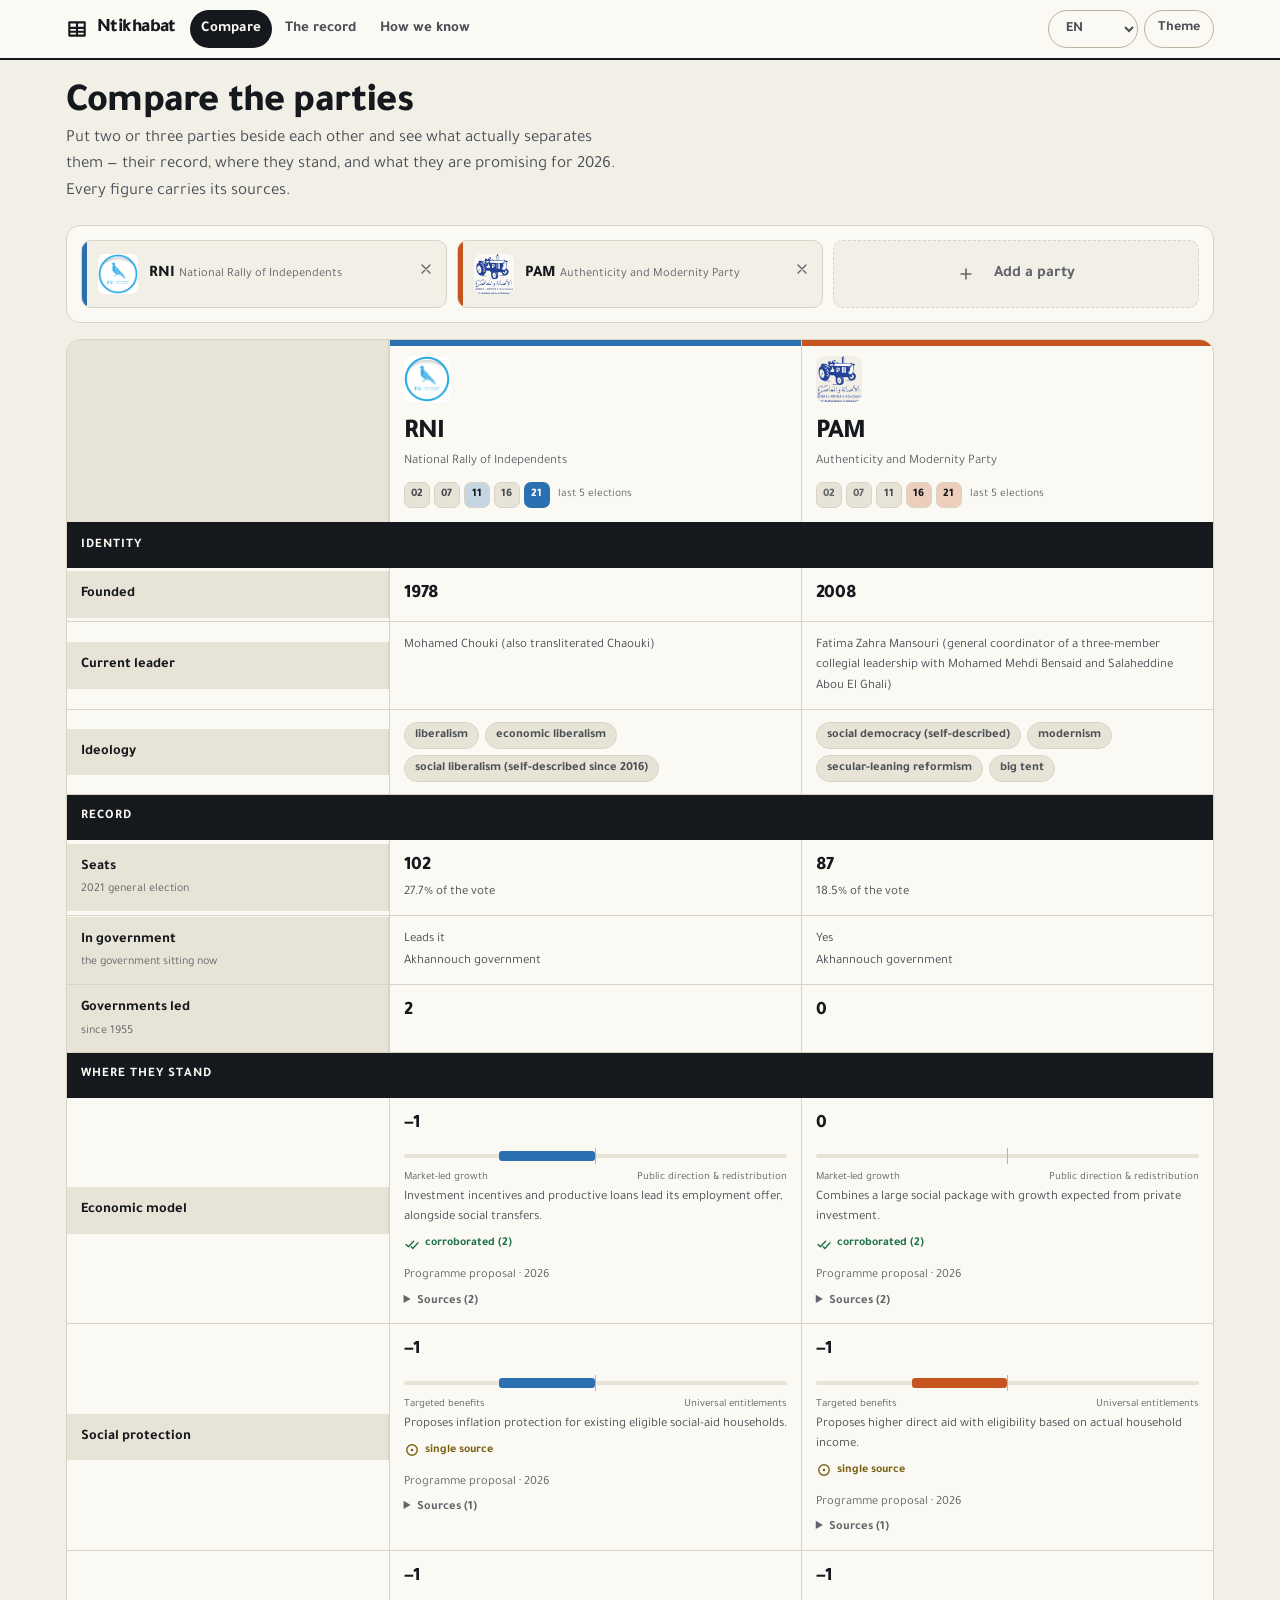
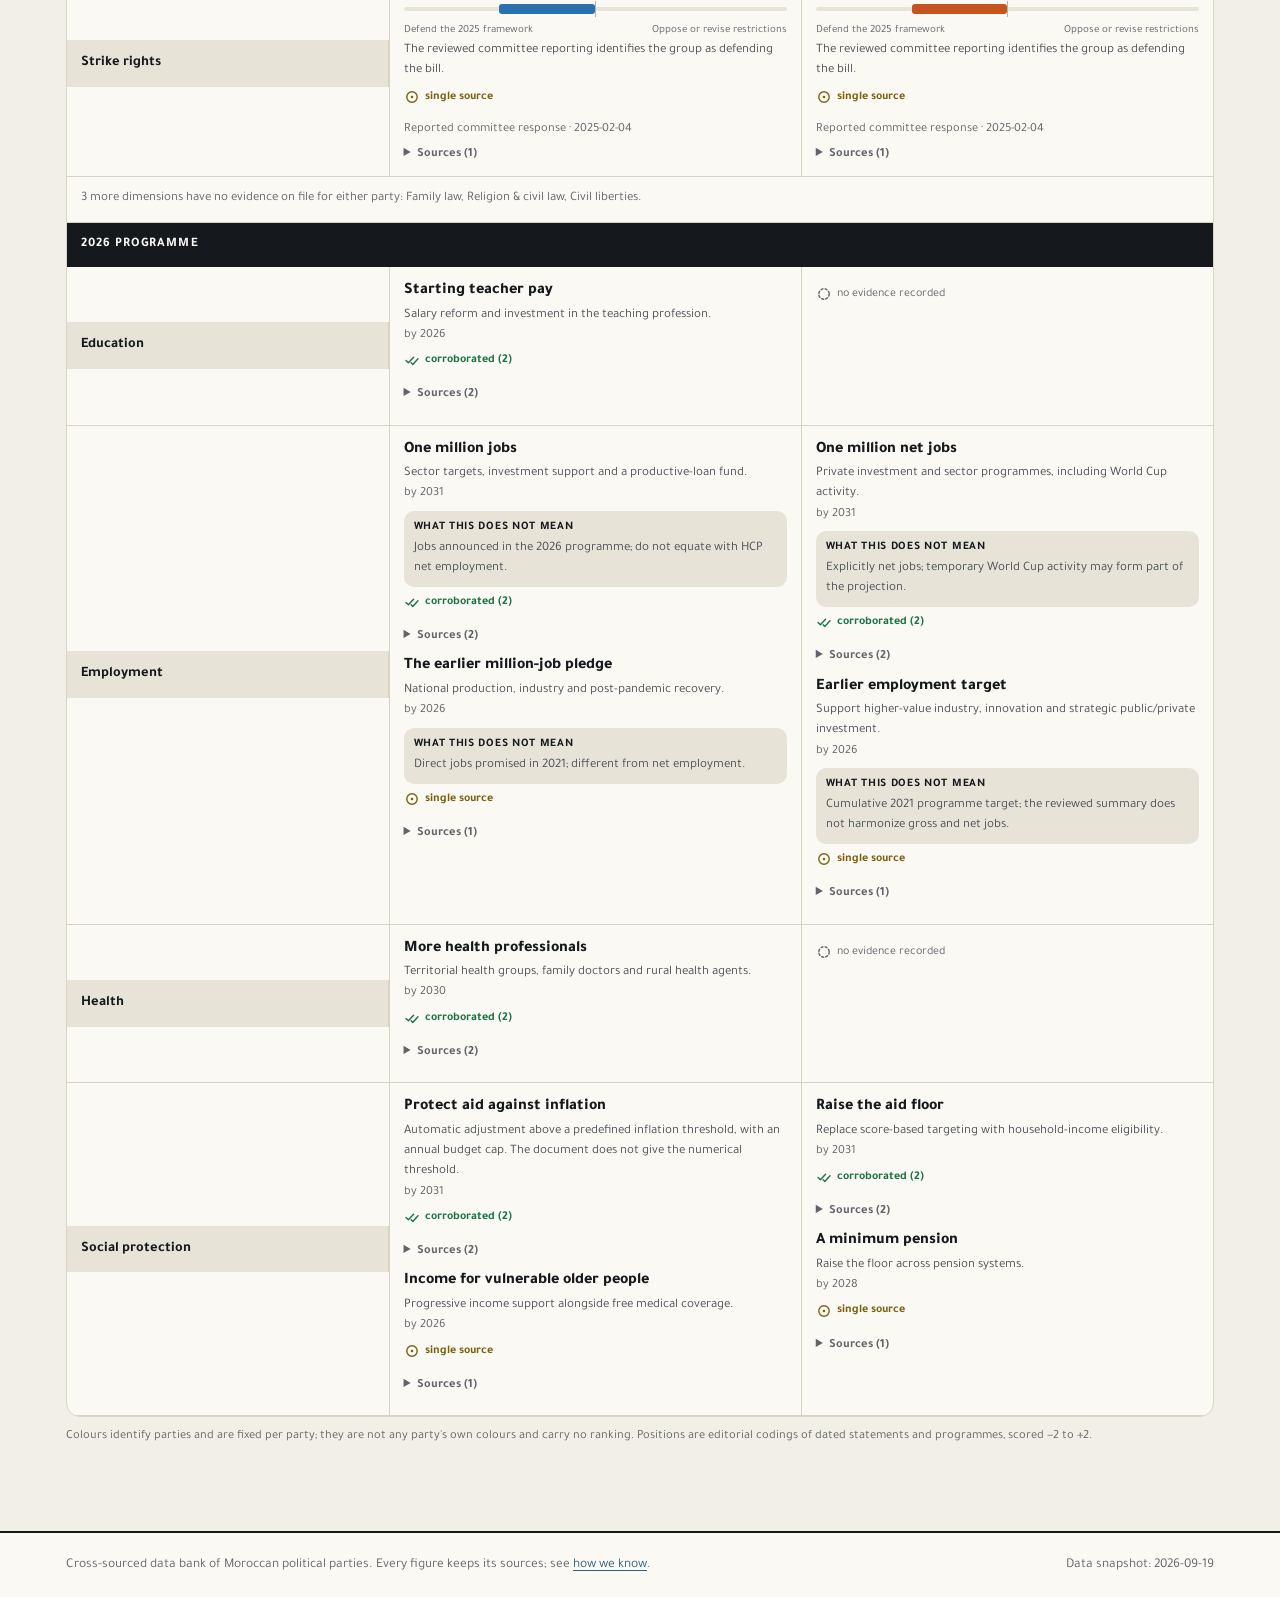
<file: site/index.html>
<!DOCTYPE html>
<html lang="en">
<head>
<meta charset="utf-8">
<meta name="viewport" content="width=device-width, initial-scale=1">
<title>Compare parties — Ntikhabat</title>
<meta name="description" content="Put Moroccan political parties side by side: their record, where they stand, and what they promise for 2026 — with the sources for every figure.">
<link rel="preload" href="assets/fonts/tajawal-latin-700.woff2" as="font" type="font/woff2" crossorigin>
<link rel="preload" href="assets/fonts/tajawal-arabic-700.woff2" as="font" type="font/woff2" crossorigin>
<link rel="stylesheet" href="assets/style.css">
<script src="data.js"></script>
<script src="assets/i18n/fr.js"></script>
<script src="assets/i18n/ary.js"></script>
<script src="assets/app.js" defer></script>
<script src="assets/i18n.js" defer></script>
</head>
<body data-page="compare">
<a class="skip" href="#main">Skip to content</a>
<header class="top"><div class="wrap">
  <a class="brand" href="index.html">
    <svg viewBox="0 0 20 20" width="22" height="22" fill="none" stroke="currentColor" stroke-width="1.9" stroke-linecap="round" aria-hidden="true"><path d="M3 4h14M3 4v12M10 4v12M17 4v12M3 16h14M3 9h14M3 12.5h14"/></svg>
    Ntikhabat</a>
  <nav aria-label="Main">
    <a href="index.html" data-page="compare">Compare</a>
    <a href="record.html" data-page="record">The record</a>
    <a href="methodology.html" data-page="method">How we know</a>
  </nav>
  <div class="top-tools">
    <select class="select" id="language-select" aria-label="Language">
      <option value="en">EN</option>
      <option value="fr">FR</option>
      <option value="ary">الدارجة</option>
    </select>
    <button class="btn" id="theme-toggle" type="button">Theme</button>
  </div>
</div></header>
<main id="main"><div class="wrap">
<h1>Compare the parties</h1>
<p class="lede">Put two or three parties beside each other and see what actually separates them — their record, where they stand, and what they are promising for 2026. Every figure carries its sources.</p>
<div id="compare" style="margin-block-start:20px"></div>
</div></main>
<footer><div class="wrap">
  <span>Cross-sourced data bank of Moroccan political parties. Every figure keeps its sources; see <a href="methodology.html">how we know</a>.</span>
  <span>Data snapshot: <span id="generated" class="num"></span></span>
</div></footer>
</body>
</html>
</file>
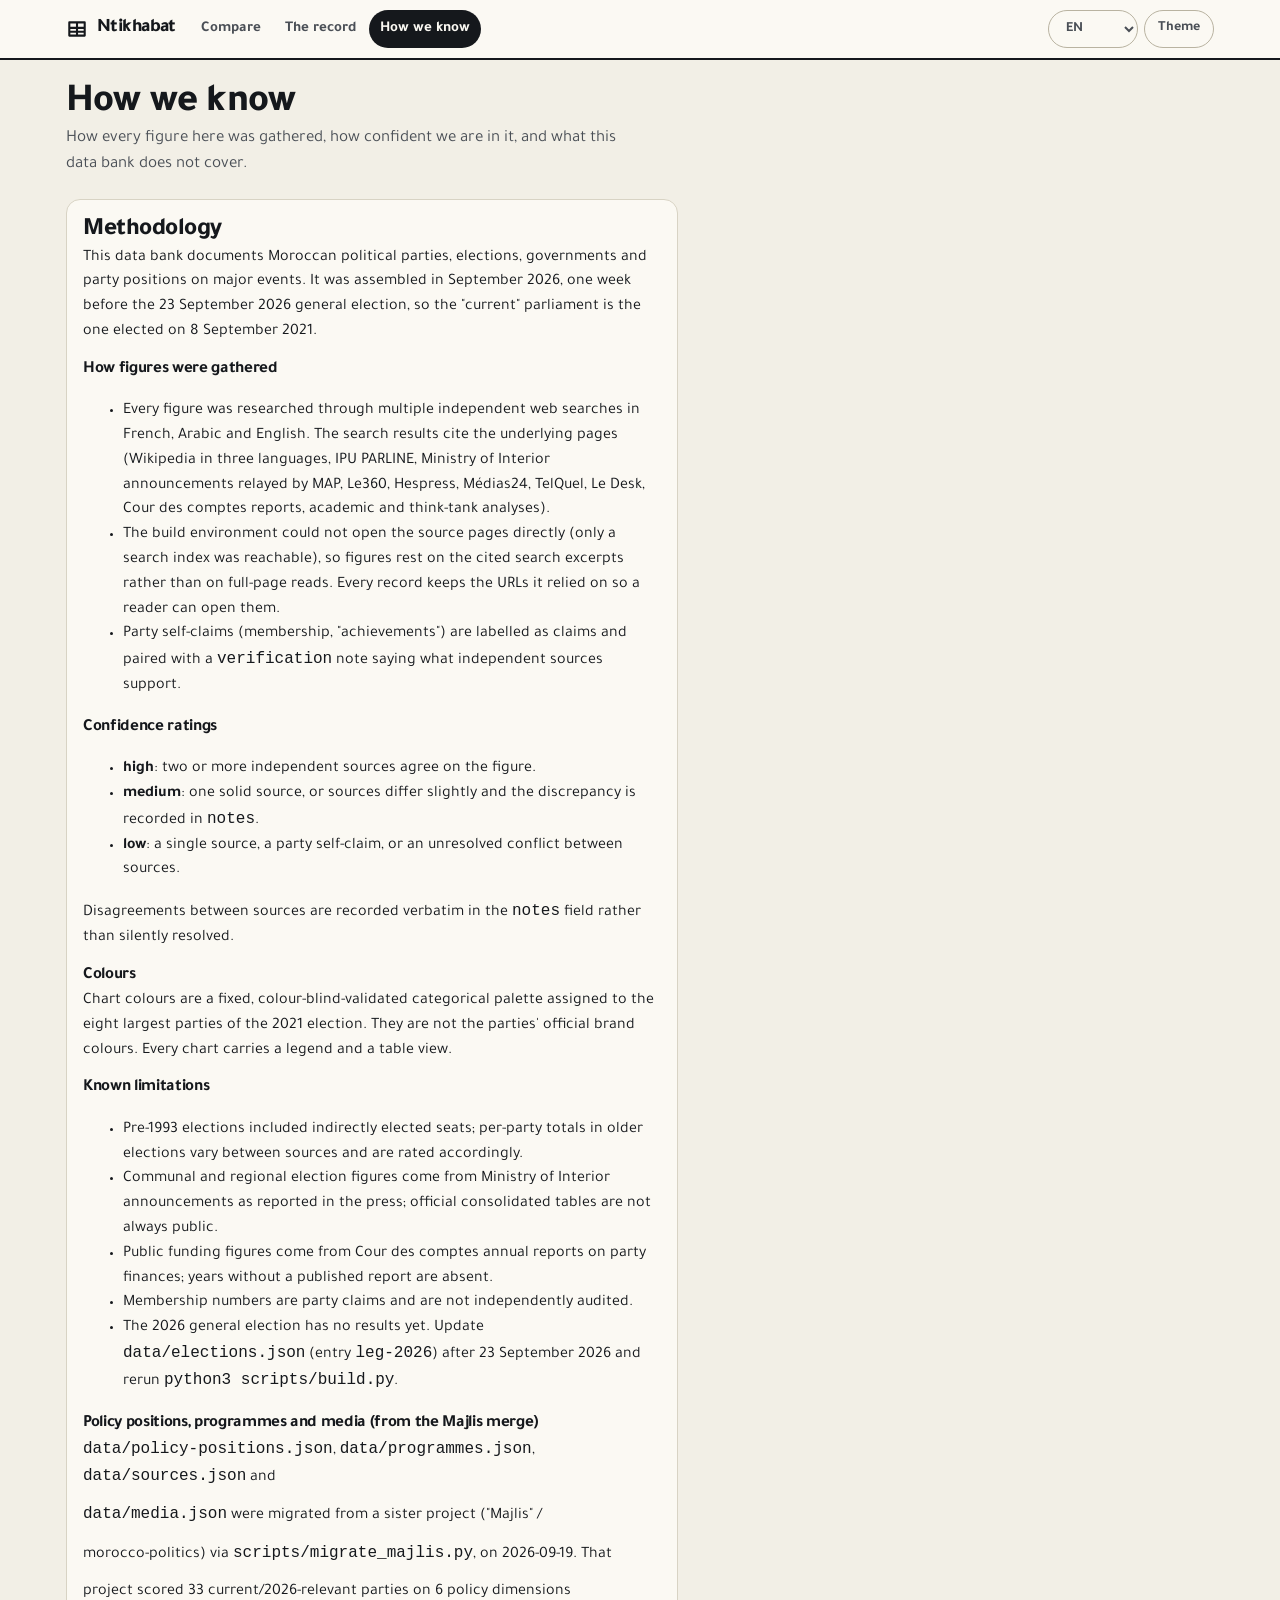
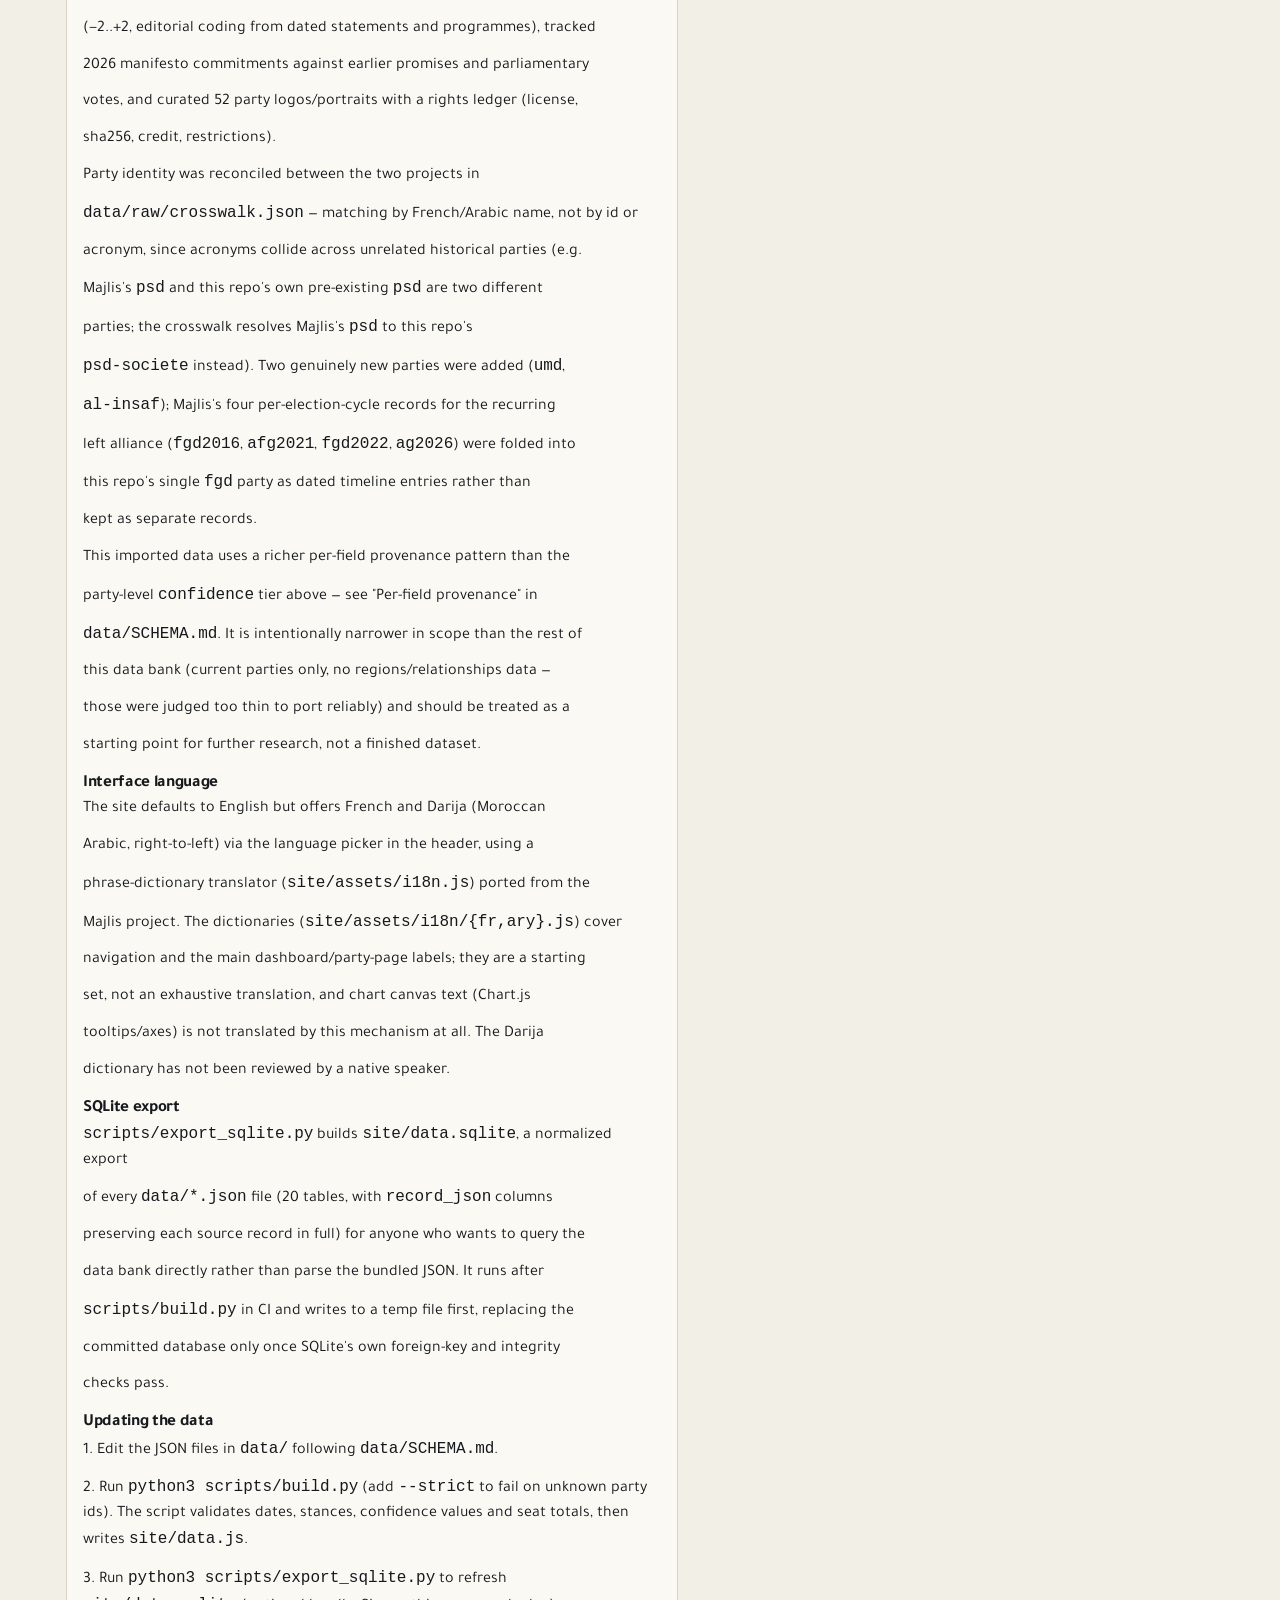
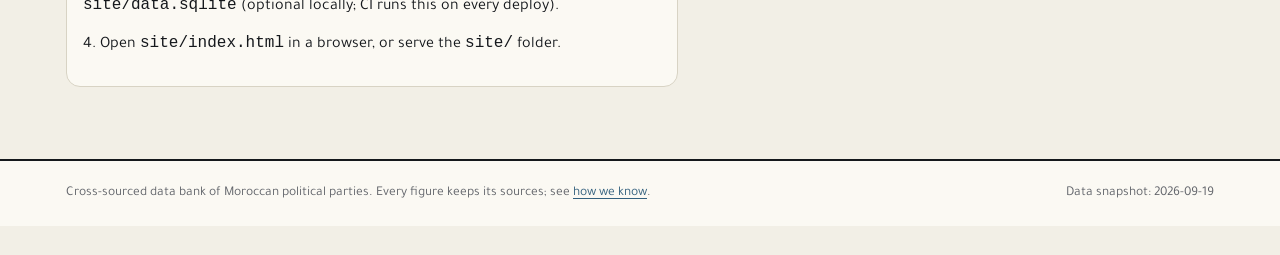
<file: site/methodology.html>
<!DOCTYPE html>
<html lang="en">
<head>
<meta charset="utf-8">
<meta name="viewport" content="width=device-width, initial-scale=1">
<title>How we know — Ntikhabat</title>
<meta name="description" content="How every figure in Ntikhabat was gathered, rated and sourced, and what its limits are.">
<link rel="preload" href="assets/fonts/tajawal-latin-700.woff2" as="font" type="font/woff2" crossorigin>
<link rel="preload" href="assets/fonts/tajawal-arabic-700.woff2" as="font" type="font/woff2" crossorigin>
<link rel="stylesheet" href="assets/style.css">
<script src="data.js"></script>
<script src="assets/i18n/fr.js"></script>
<script src="assets/i18n/ary.js"></script>
<script src="assets/app.js" defer></script>
<script src="assets/i18n.js" defer></script>
</head>
<body data-page="method">
<a class="skip" href="#main">Skip to content</a>
<header class="top"><div class="wrap">
  <a class="brand" href="index.html">
    <svg viewBox="0 0 20 20" width="22" height="22" fill="none" stroke="currentColor" stroke-width="1.9" stroke-linecap="round" aria-hidden="true"><path d="M3 4h14M3 4v12M10 4v12M17 4v12M3 16h14M3 9h14M3 12.5h14"/></svg>
    Ntikhabat</a>
  <nav aria-label="Main">
    <a href="index.html" data-page="compare">Compare</a>
    <a href="record.html" data-page="record">The record</a>
    <a href="methodology.html" data-page="method">How we know</a>
  </nav>
  <div class="top-tools">
    <select class="select" id="language-select" aria-label="Language">
      <option value="en">EN</option>
      <option value="fr">FR</option>
      <option value="ary">الدارجة</option>
    </select>
    <button class="btn" id="theme-toggle" type="button">Theme</button>
  </div>
</div></header>
<main id="main"><div class="wrap">
<h1>How we know</h1>
<p class="lede">How every figure here was gathered, how confident we are in it, and what this data bank does not cover.</p>
<div id="method" style="margin-block-start:20px"></div>
</div></main>
<footer><div class="wrap">
  <span>Cross-sourced data bank of Moroccan political parties. Every figure keeps its sources; see <a href="methodology.html">how we know</a>.</span>
  <span>Data snapshot: <span id="generated" class="num"></span></span>
</div></footer>
</body>
</html>
</file>
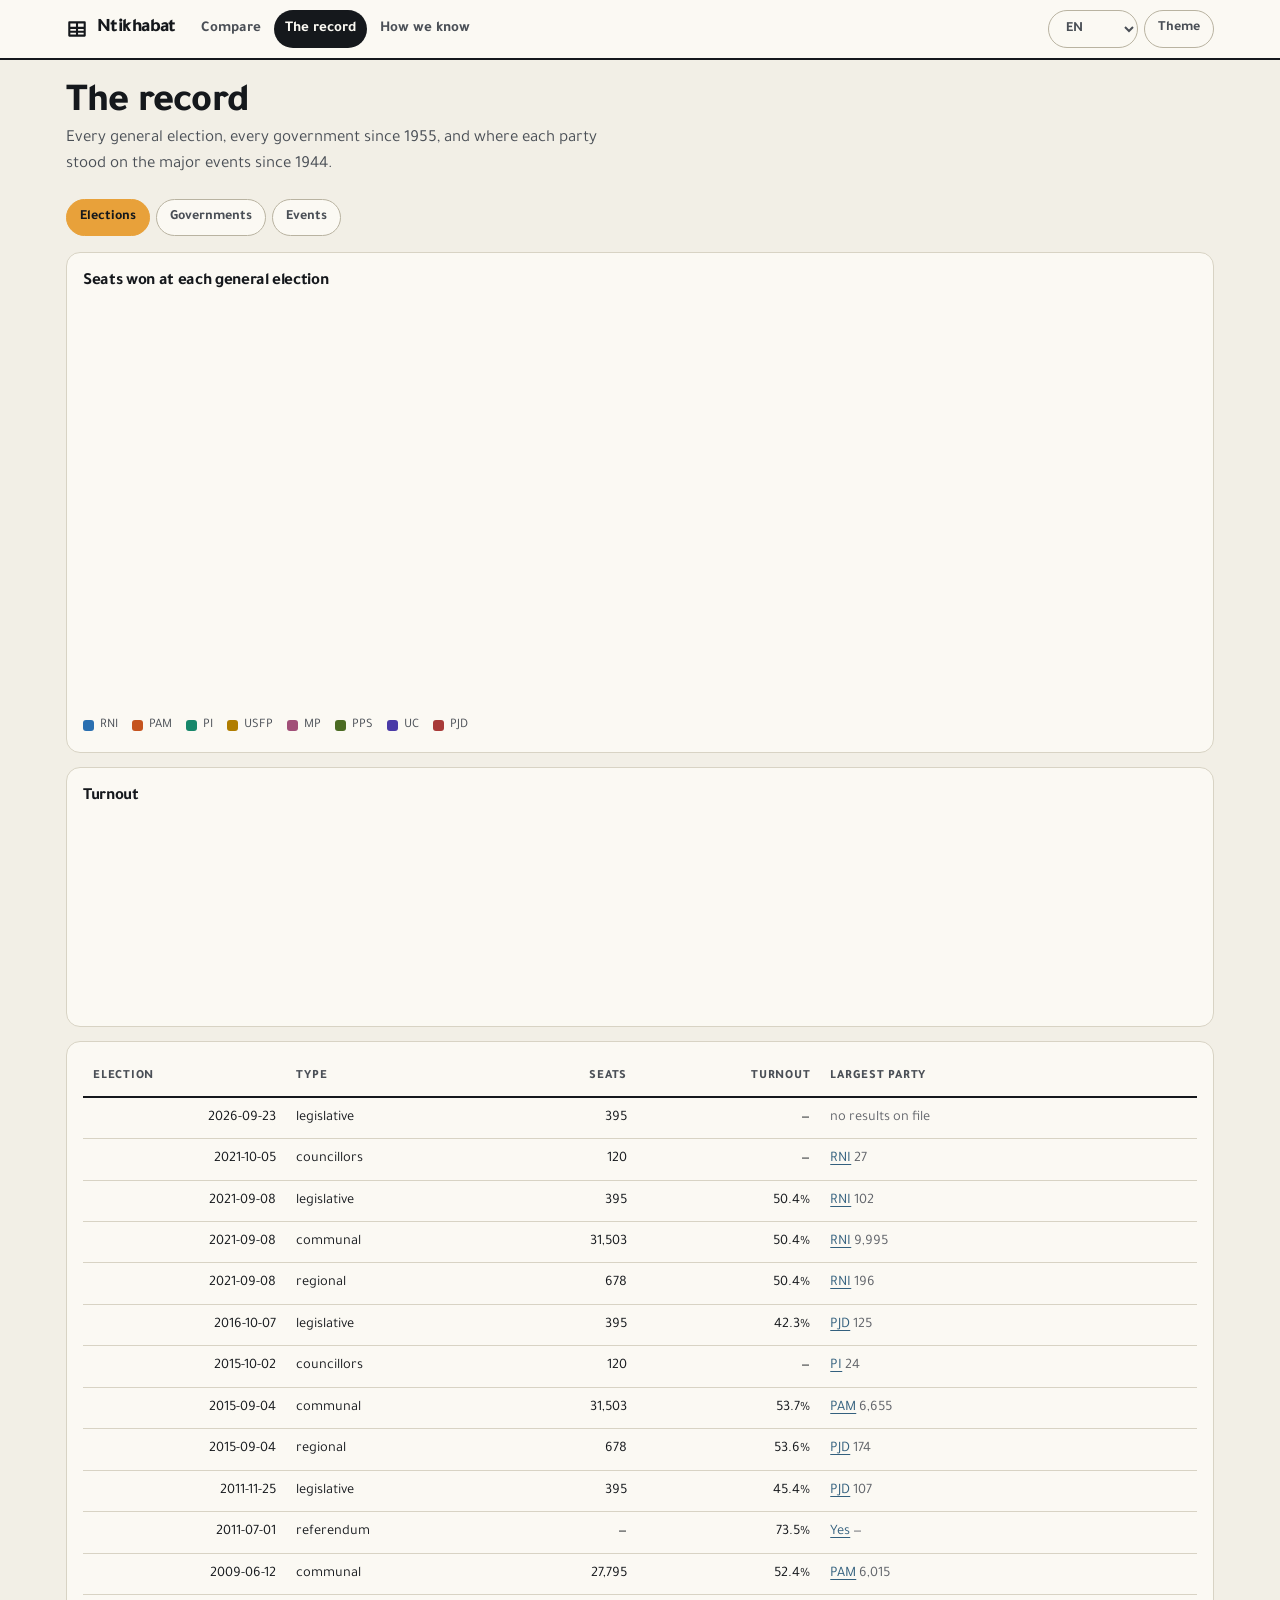
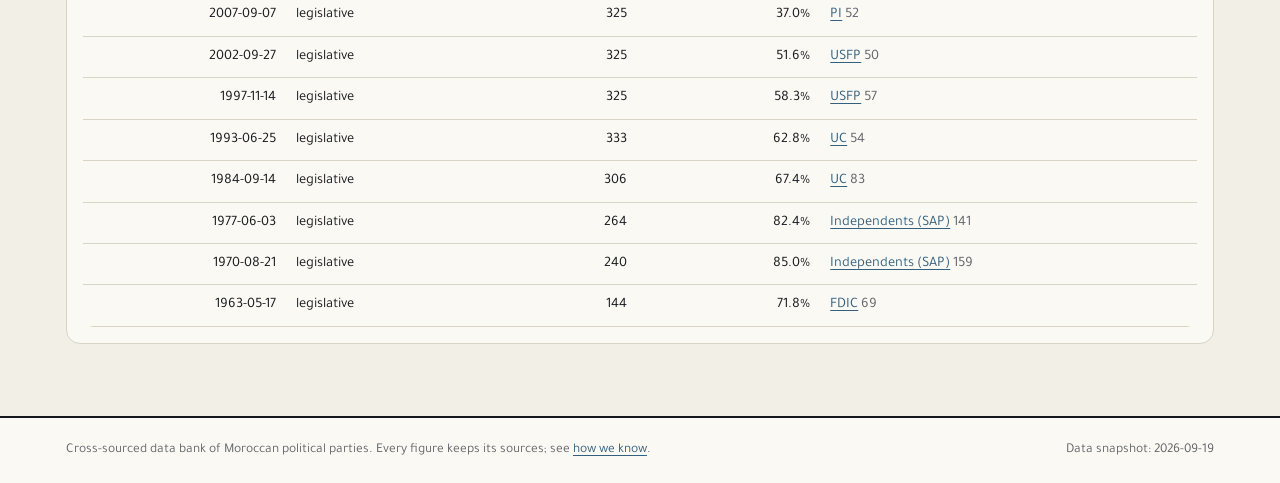
<file: site/record.html>
<!DOCTYPE html>
<html lang="en">
<head>
<meta charset="utf-8">
<meta name="viewport" content="width=device-width, initial-scale=1">
<title>The record — Ntikhabat</title>
<meta name="description" content="Every Moroccan election since the 1960s, every government since 1955, and the documented position of each party on the major events since 1944.">
<link rel="preload" href="assets/fonts/tajawal-latin-700.woff2" as="font" type="font/woff2" crossorigin>
<link rel="preload" href="assets/fonts/tajawal-arabic-700.woff2" as="font" type="font/woff2" crossorigin>
<link rel="stylesheet" href="assets/style.css">
<script src="assets/vendor/chart.umd.js"></script>
<script src="data.js"></script>
<script src="assets/i18n/fr.js"></script>
<script src="assets/i18n/ary.js"></script>
<script src="assets/app.js" defer></script>
<script src="assets/i18n.js" defer></script>
</head>
<body data-page="record">
<a class="skip" href="#main">Skip to content</a>
<header class="top"><div class="wrap">
  <a class="brand" href="index.html">
    <svg viewBox="0 0 20 20" width="22" height="22" fill="none" stroke="currentColor" stroke-width="1.9" stroke-linecap="round" aria-hidden="true"><path d="M3 4h14M3 4v12M10 4v12M17 4v12M3 16h14M3 9h14M3 12.5h14"/></svg>
    Ntikhabat</a>
  <nav aria-label="Main">
    <a href="index.html" data-page="compare">Compare</a>
    <a href="record.html" data-page="record">The record</a>
    <a href="methodology.html" data-page="method">How we know</a>
  </nav>
  <div class="top-tools">
    <select class="select" id="language-select" aria-label="Language">
      <option value="en">EN</option>
      <option value="fr">FR</option>
      <option value="ary">الدارجة</option>
    </select>
    <button class="btn" id="theme-toggle" type="button">Theme</button>
  </div>
</div></header>
<main id="main"><div class="wrap">
<h1>The record</h1>
<p class="lede">Every general election, every government since 1955, and where each party stood on the major events since 1944.</p>
<div id="record" style="margin-block-start:20px"></div>
</div></main>
<footer><div class="wrap">
  <span>Cross-sourced data bank of Moroccan political parties. Every figure keeps its sources; see <a href="methodology.html">how we know</a>.</span>
  <span>Data snapshot: <span id="generated" class="num"></span></span>
</div></footer>
</body>
</html>
</file>
<file: site/assets/style.css>
/* Ntikhabat — The Match-Day Table.
   A comparison instrument in the grammar of a Moroccan sports page: ruled rows, form
   guides, heavy names, tabular figures. It borrows that page's comparison language and
   refuses its ranking language — there is no standings position and no merit order here.
   Direction contract: .impeccable/surfaces/site-index-html.md */

/* ---------------------------------------------------------------- type */
/* Tajawal carries Arabic and Latin in one family, which is the only way a trilingual
   interface stays typographically coherent. Self-hosted so the site keeps working from
   disk and on a slow connection; 76K for all six files. */
@font-face { font-family: 'Tajawal'; font-style: normal; font-weight: 400; font-display: swap;
  src: url('fonts/tajawal-latin-400.woff2') format('woff2');
  unicode-range: U+0000-00FF, U+0131, U+0152-0153, U+02BB-02BC, U+2000-206F, U+2070-209F, U+20AC, U+2122, U+2190-21BB, U+2212, U+25A0-25FF; }
@font-face { font-family: 'Tajawal'; font-style: normal; font-weight: 400; font-display: swap;
  src: url('fonts/tajawal-arabic-400.woff2') format('woff2');
  unicode-range: U+0600-06FF, U+0750-077F, U+0870-088E, U+08A0-08FF, U+FB50-FDFF, U+FE70-FEFF; }
@font-face { font-family: 'Tajawal'; font-style: normal; font-weight: 700; font-display: swap;
  src: url('fonts/tajawal-latin-700.woff2') format('woff2');
  unicode-range: U+0000-00FF, U+0131, U+0152-0153, U+02BB-02BC, U+2000-206F, U+2070-209F, U+20AC, U+2122, U+2190-21BB, U+2212, U+25A0-25FF; }
@font-face { font-family: 'Tajawal'; font-style: normal; font-weight: 700; font-display: swap;
  src: url('fonts/tajawal-arabic-700.woff2') format('woff2');
  unicode-range: U+0600-06FF, U+0750-077F, U+0870-088E, U+08A0-08FF, U+FB50-FDFF, U+FE70-FEFF; }
@font-face { font-family: 'Tajawal'; font-style: normal; font-weight: 800; font-display: swap;
  src: url('fonts/tajawal-latin-800.woff2') format('woff2');
  unicode-range: U+0000-00FF, U+0131, U+0152-0153, U+02BB-02BC, U+2000-206F, U+2070-209F, U+20AC, U+2122, U+2190-21BB, U+2212, U+25A0-25FF; }
@font-face { font-family: 'Tajawal'; font-style: normal; font-weight: 800; font-display: swap;
  src: url('fonts/tajawal-arabic-800.woff2') format('woff2');
  unicode-range: U+0600-06FF, U+0750-077F, U+0870-088E, U+08A0-08FF, U+FB50-FDFF, U+FE70-FEFF; }

/* ---------------------------------------------------------------- tokens */
:root {
  color-scheme: light;
  /* The reader is outdoors on a cheap phone in Moroccan sunlight. Light is not a
     preference here, it is the use scene. Dark stays available for night reading. */
  --page: #f2efe6;        /* newsprint */
  --surface: #fbf9f3;     /* page stock, one step up */
  --sunken: #e7e3d6;      /* ruled trough */
  --ink: #15181c;
  --ink-2: #4a4f56;
  --muted: #61646a;
  --rule: #d8d3c4;        /* hairline */
  --rule-strong: #b9b3a1; /* the heavy rule under a table head */
  --signal: #e8a13a;      /* active, selected, the reader's own choices */
  --signal-ink: #15181c;
  --slate: #33607e;       /* structure, links, axis */
  --slate-soft: #eaeff3;

  /* Fixed party slots: colour follows the entity, never rank. Colour-blind validated.
     These are NOT any party's real brand colour, and must never be replaced by one. */
  --s1:#2a6fb0; --s2:#c5541f; --s3:#17876a; --s4:#b07d00;
  --s5:#a14f78; --s6:#4b6b23; --s7:#4a3aa7; --s8:#a83a38;
  --s-none: #8b8677;

  /* Evidence states. These judge the source, never the party. */
  --ev-strong: #1b7247;
  --ev-single: #7a6111;
  --ev-disputed: #a14b1c;
  --ev-absent: #61646a;

  --r-card: 14px;
  --r-box: 10px;
  --r-pill: 999px;
  --gutter: 16px;
  --maxw: 1180px;
  --font: 'Tajawal', system-ui, -apple-system, 'Segoe UI', Roboto, sans-serif;
  --ease: cubic-bezier(0.2, 0.8, 0.2, 1);
}
@media (prefers-color-scheme: dark) {
  :root:not([data-theme="light"]) {
    color-scheme: dark;
    --page:#14161a; --surface:#1c1f24; --sunken:#23272d;
    --ink:#f3f1ea; --ink-2:#b9bcc2; --muted:#8b9099;
    --rule:#31363d; --rule-strong:#484e57;
    --signal:#f0b451; --signal-ink:#14161a;
    --slate:#7fb2d4; --slate-soft:#22303a;
    --s1:#5596d6; --s2:#e0763f; --s3:#2ba583; --s4:#d09b1c;
    --s5:#cc7aa4; --s6:#7a9b41; --s7:#8e7fe0; --s8:#d4605d;
    --s-none:#6c6a60;
    --ev-strong:#4bbd82; --ev-single:#d4b13f; --ev-disputed:#e08a52; --ev-absent:#8b9099;
  }
}
:root[data-theme="dark"] {
  color-scheme: dark;
  --page:#14161a; --surface:#1c1f24; --sunken:#23272d;
  --ink:#f3f1ea; --ink-2:#b9bcc2; --muted:#8b9099;
  --rule:#31363d; --rule-strong:#484e57;
  --signal:#f0b451; --signal-ink:#14161a;
  --slate:#7fb2d4; --slate-soft:#22303a;
  --s1:#5596d6; --s2:#e0763f; --s3:#2ba583; --s4:#d09b1c;
  --s5:#cc7aa4; --s6:#7a9b41; --s7:#8e7fe0; --s8:#d4605d;
  --s-none:#6c6a60;
  --ev-strong:#4bbd82; --ev-single:#d4b13f; --ev-disputed:#e08a52; --ev-absent:#8b9099;
}

/* ---------------------------------------------------------------- base */
* { box-sizing: border-box; }
html, body { margin: 0; padding: 0; }
body {
  background: var(--page); color: var(--ink);
  font-family: var(--font); font-size: 16px; line-height: 1.55;
  -webkit-text-size-adjust: 100%;
}
/* Browser surfaces are part of the design; none of these ship correct by default. */
::selection { background: var(--signal); color: var(--signal-ink); }
:where(input, textarea) { caret-color: var(--slate); }
* { scrollbar-width: thin; scrollbar-color: var(--rule-strong) transparent; }
*::-webkit-scrollbar { height: 10px; width: 10px; }
*::-webkit-scrollbar-thumb { background: var(--rule-strong); border-radius: var(--r-pill); }
*::-webkit-scrollbar-track { background: transparent; }
:focus-visible { outline: 2px solid var(--signal); outline-offset: 2px; border-radius: 3px; }
a { color: var(--slate); text-decoration-thickness: 1px; text-underline-offset: 3px; }
a:hover { text-decoration-thickness: 2px; }
.num, [data-num] { font-variant-numeric: tabular-nums; }

h1, h2, h3 { margin: 0; text-wrap: balance; letter-spacing: -0.02em; }
h1 { font-size: clamp(28px, 6vw, 40px); font-weight: 800; line-height: 1.1; }
h2 { font-size: clamp(20px, 3.4vw, 25px); font-weight: 800; line-height: 1.2; }
h3 { font-size: 17px; font-weight: 700; }
p { margin: 0 0 12px; }
.prose { max-width: 68ch; }
.lede { font-size: 17px; color: var(--ink-2); max-width: 62ch; }
.small { font-size: 14px; }
.micro { font-size: 12.5px; }
.muted { color: var(--muted); }
.wrap { max-width: var(--maxw); margin: 0 auto; padding-inline: var(--gutter); }
.stack > * + * { margin-block-start: var(--stack, 14px); }

/* ---------------------------------------------------------------- header */
header.top { background: var(--surface); border-block-end: 2px solid var(--ink); position: sticky; top: 0; z-index: 30; }
header.top .wrap { display: flex; align-items: center; gap: 14px; min-height: 58px; }
.brand { display: inline-flex; align-items: center; gap: 9px; font-weight: 800; font-size: 19px;
  letter-spacing: -0.03em; color: var(--ink); text-decoration: none; white-space: nowrap; }
.brand svg { display: block; flex: none; }
header.top nav { display: flex; gap: 2px; flex: 1; overflow-x: auto; scrollbar-width: none; }
header.top nav::-webkit-scrollbar { display: none; }
header.top nav a { color: var(--ink-2); padding: 7px 11px; border-radius: var(--r-pill);
  white-space: nowrap; font-size: 15px; font-weight: 700; text-decoration: none; }
header.top nav a:hover { background: var(--sunken); color: var(--ink); }
header.top nav a.active { background: var(--ink); color: var(--surface); }
.top-tools { display: flex; gap: 6px; flex: none; }

/* ---------------------------------------------------------------- controls */
.btn, .select {
  font: inherit; font-size: 14px; font-weight: 700; color: var(--ink-2);
  background: var(--surface); border: 1px solid var(--rule-strong);
  border-radius: var(--r-pill); padding: 7px 13px; cursor: pointer;
}
.btn:hover, .select:hover { color: var(--ink); border-color: var(--ink); }
.btn[aria-pressed="true"], .btn.on { background: var(--signal); border-color: var(--signal); color: var(--signal-ink); }
.btn:disabled { opacity: 0.45; cursor: not-allowed; }
.field {
  font: inherit; font-size: 16px; color: var(--ink); background: var(--surface);
  border: 1px solid var(--rule-strong); border-radius: var(--r-box); padding: 10px 12px; width: 100%;
}
.field::placeholder { color: var(--muted); }
.field:focus-visible { border-color: var(--slate); }

/* ---------------------------------------------------------------- main */
main { padding-block: 22px 72px; }
section + section { margin-block-start: 38px; }
.section-head { display: flex; align-items: baseline; justify-content: space-between;
  gap: 12px; flex-wrap: wrap; margin-block-end: 12px; padding-block-end: 8px;
  border-block-end: 2px solid var(--ink); }
.section-head .note { color: var(--muted); font-size: 13px; }

/* ---------------------------------------------------------------- picker */
.picker { background: var(--surface); border: 1px solid var(--rule); border-radius: var(--r-card); padding: 14px; }
.picker-slots { display: grid; grid-template-columns: repeat(auto-fit, minmax(190px, 1fr)); gap: 10px; }
.slot {
  display: flex; align-items: center; gap: 11px; text-align: start;
  background: var(--page); border: 1px solid var(--rule); border-radius: var(--r-box);
  padding: 11px 12px; min-height: 68px; width: 100%; font: inherit; color: var(--ink); cursor: pointer;
  position: relative; overflow: hidden;
}
.slot:hover { border-color: var(--ink); }
.slot.empty { border-style: dashed; color: var(--muted); justify-content: center; font-weight: 700; }
.slot.empty:hover { border-color: var(--signal); color: var(--ink); }
/* The party's field runs the full height of its slot — colour at region scale. */
.slot .field-mark { position: absolute; inset-block: 0; inset-inline-start: 0; width: 5px; background: var(--slot-color, var(--s-none)); }
.slot .logo { width: 40px; height: 40px; object-fit: contain; border-radius: 7px;
  background: var(--surface); flex: none; margin-inline-start: 4px; }
.slot .logo-fallback { width: 40px; height: 40px; border-radius: 7px; flex: none; margin-inline-start: 4px;
  background: var(--slot-color, var(--s-none)); color: #fff; font-weight: 800; font-size: 14px;
  display: grid; place-items: center; }
.slot .who { min-width: 0; }
.slot .abbr { font-weight: 800; font-size: 16px; line-height: 1.2; }
.slot .full { font-size: 12.5px; color: var(--muted); overflow: hidden;
  text-overflow: ellipsis; white-space: nowrap; }
.slot .drop { margin-inline-start: auto; color: var(--muted); flex: none; }
.slot .drop:hover { color: var(--ev-disputed); }

/* party search dialog */
dialog.chooser { border: none; padding: 0; border-radius: var(--r-card); max-width: 560px; width: calc(100% - 32px);
  background: var(--surface); color: var(--ink); }
dialog.chooser::backdrop { background: rgb(21 24 28 / 0.55); }
.chooser-head { padding: 14px; border-block-end: 1px solid var(--rule); display: flex; gap: 10px; align-items: center; }
.chooser-list { max-height: 60vh; overflow-y: auto; padding: 8px; display: grid; gap: 4px; }
.chooser-item { display: flex; align-items: center; gap: 10px; padding: 9px 10px; border-radius: var(--r-box);
  background: none; border: 1px solid transparent; width: 100%; text-align: start; font: inherit; color: var(--ink); cursor: pointer; }
.chooser-item:hover, .chooser-item:focus-visible { background: var(--sunken); }
.chooser-item .logo, .chooser-item .logo-fallback { width: 30px; height: 30px; margin: 0; font-size: 11px; }
.chooser-item[aria-disabled="true"] { opacity: 0.4; cursor: not-allowed; }
.chooser-empty { padding: 26px 16px; text-align: center; color: var(--muted); }

/* ---------------------------------------------------------------- head to head */
.h2h { border: 1px solid var(--rule); border-radius: var(--r-card); overflow: hidden; background: var(--surface); }
.h2h-head { display: grid; }
.h2h-col {
  padding: 16px 14px 14px; border-inline-start: 1px solid var(--rule);
  position: relative; min-width: 0;
}
.h2h-col:first-child { border-inline-start: none; }
/* the colour field: a party owns its whole column, not a dot */
.h2h-col::before { content: ""; position: absolute; inset-block-start: 0; inset-inline: 0;
  height: 6px; background: var(--col-color, var(--s-none)); }
.h2h-col .name { font-weight: 800; font-size: clamp(19px, 3.6vw, 27px); line-height: 1.1;
  letter-spacing: -0.03em; margin-block-start: 6px; }
.h2h-col .full { font-size: 13px; color: var(--muted); margin-block-start: 3px; }
.h2h-col .logo { width: 46px; height: 46px; object-fit: contain; border-radius: 8px; background: var(--page); }
.h2h-col .logo-fallback { width: 46px; height: 46px; border-radius: 8px; background: var(--col-color, var(--s-none));
  color: #fff; font-weight: 800; display: grid; place-items: center; }

/* form guide — the last five elections as result marks */
.form-guide { display: flex; gap: 4px; align-items: center; margin-block-start: 10px; flex-wrap: wrap; }
.form-guide .fg {
  width: 26px; height: 26px; border-radius: 7px; display: grid; place-items: center;
  font-size: 11.5px; font-weight: 800; font-variant-numeric: tabular-nums;
  background: var(--sunken); color: var(--ink-2); border: 1px solid var(--rule);
}
.form-guide .fg[data-rank="1"] { background: var(--col-color, var(--slate)); color: #fff; border-color: transparent; }
.form-guide .fg[data-rank="top3"] { background: color-mix(in oklab, var(--col-color, var(--slate)) 26%, transparent); color: var(--ink); }
.form-guide .fg[data-rank="absent"] { color: var(--muted); }
.form-guide .fg-label { font-size: 11.5px; color: var(--muted); margin-inline-start: 4px; }

/* ---------------------------------------------------------------- comparison rows */
.cmp { display: grid; border-block-start: 2px solid var(--ink); }
.cmp-row { display: grid; border-block-end: 1px solid var(--rule); }
.cmp-row:hover { background: color-mix(in oklab, var(--signal) 7%, transparent); }
.cmp-label {
  padding: 12px 14px; font-weight: 700; font-size: 14.5px; align-self: center;
  background: var(--sunken); border-inline-end: 1px solid var(--rule);
}
.cmp-label .hint { display: block; font-weight: 400; font-size: 12px; color: var(--muted); margin-block-start: 2px; }
.cmp-cell { padding: 12px 14px; border-inline-start: 1px solid var(--rule); min-width: 0; }
.cmp-cell:first-of-type { border-inline-start: none; }
.cmp-value { font-weight: 800; font-size: 19px; font-variant-numeric: tabular-nums; letter-spacing: -0.02em; }
.cmp-sub { font-size: 13px; color: var(--ink-2); margin-block-start: 2px; }
.cmp-row.group-head { background: var(--ink); color: var(--surface); border-block-end: none; }
.cmp-row.group-head .cmp-label { background: none; border: none; color: var(--surface);
  font-size: 13px; text-transform: uppercase; letter-spacing: 0.08em; grid-column: 1 / -1; }

/* the single magnitude variable: one meter, used everywhere a signed score appears */
.meter { --v: 0; display: block; height: 22px; position: relative; margin-block-start: 6px; }
.meter .track { position: absolute; inset-block: 9px; inset-inline: 0; background: var(--sunken); border-radius: var(--r-pill); }
.meter .axis { position: absolute; inset-block: 3px; inset-inline-start: 50%; width: 1px; background: var(--rule-strong); }
.meter .bar { position: absolute; inset-block: 6px; border-radius: 3px; background: var(--col-color, var(--slate)); }
.meter .cap { position: absolute; inset-block-start: 0; font-size: 12px; font-weight: 800;
  font-variant-numeric: tabular-nums; color: var(--ink-2); }
.meter-scale { display: flex; justify-content: space-between; font-size: 11px; color: var(--muted); margin-block-start: 2px; gap: 8px; }
.meter-scale span { min-width: 0; overflow: hidden; text-overflow: ellipsis; white-space: nowrap; }

/* ---------------------------------------------------------------- evidence */
/* Four states, visually distinct. They judge the source, never the party. */
.ev { display: inline-flex; align-items: center; gap: 5px; font-size: 12px; font-weight: 700;
  margin-block-start: 6px; }
.ev svg { flex: none; }
.ev[data-state="strong"] { color: var(--ev-strong); }
.ev[data-state="single"] { color: var(--ev-single); }
.ev[data-state="disputed"] { color: var(--ev-disputed); }
.ev[data-state="absent"] { color: var(--ev-absent); font-weight: 400; }
.counter {
  margin-block-start: 7px; padding: 8px 10px; background: var(--sunken);
  border-radius: var(--r-box); font-size: 13px; color: var(--ink-2);
}
.counter b { color: var(--ink); font-weight: 700; display: block; font-size: 11.5px;
  text-transform: uppercase; letter-spacing: 0.06em; margin-block-end: 2px; }
details.sources { margin-block-start: 6px; font-size: 12.5px; }
details.sources summary { cursor: pointer; color: var(--muted); font-weight: 700; }
details.sources ol { margin: 6px 0 0; padding-inline-start: 18px; word-break: break-word; }
details.sources a { color: var(--muted); }

/* a string the translator has not reached yet says so, rather than pretending */
.untranslated { border-inline-start: 1px solid var(--rule-strong); padding-inline-start: 8px; }
.untranslated .src-lang { display: inline-block; font-size: 10.5px; font-weight: 700; letter-spacing: 0.06em;
  text-transform: uppercase; color: var(--muted); background: var(--sunken);
  border-radius: 4px; padding: 1px 5px; margin-inline-end: 6px; vertical-align: 2px; }

/* ---------------------------------------------------------------- cards & tables */
.card { background: var(--surface); border: 1px solid var(--rule); border-radius: var(--r-card); padding: 16px; }
.grid { display: grid; gap: 14px; }
.grid.two { grid-template-columns: repeat(auto-fit, minmax(300px, 1fr)); }
.grid.three { grid-template-columns: repeat(auto-fit, minmax(240px, 1fr)); }
.grid.parties { grid-template-columns: repeat(auto-fill, minmax(215px, 1fr)); }

.party-card { display: flex; flex-direction: column; gap: 9px; background: var(--surface);
  border: 1px solid var(--rule); border-radius: var(--r-card); padding: 14px;
  text-decoration: none; color: var(--ink); position: relative; overflow: hidden; }
.party-card:hover { border-color: var(--ink); }
.party-card::before { content: ""; position: absolute; inset-block-start: 0; inset-inline: 0;
  height: 4px; background: var(--col-color, var(--s-none)); }
.party-card .top { display: flex; align-items: center; gap: 10px; margin-block-start: 4px; }
.party-card .logo { width: 38px; height: 38px; object-fit: contain; border-radius: 7px; background: var(--page); flex: none; }
.party-card .logo-fallback { width: 38px; height: 38px; border-radius: 7px; flex: none;
  background: var(--col-color, var(--s-none)); color: #fff; font-weight: 800; font-size: 13px;
  display: grid; place-items: center; }
.party-card .abbr { font-weight: 800; font-size: 17px; letter-spacing: -0.02em; }
.party-card .full { font-size: 12.5px; color: var(--muted); line-height: 1.35; }
.party-card .stat-row { display: flex; gap: 14px; margin-block-start: auto; padding-block-start: 8px;
  border-block-start: 1px solid var(--rule); font-size: 12.5px; color: var(--muted); }
.party-card .stat-row b { display: block; color: var(--ink); font-size: 17px; font-weight: 800;
  font-variant-numeric: tabular-nums; }

table { border-collapse: collapse; width: 100%; font-size: 14.5px; }
th, td { text-align: start; padding: 9px 10px; border-block-end: 1px solid var(--rule); vertical-align: top; }
thead th { border-block-end: 2px solid var(--ink); font-weight: 800; font-size: 12.5px;
  text-transform: uppercase; letter-spacing: 0.06em; color: var(--ink-2); white-space: nowrap; }
td.num, th.num { text-align: end; font-variant-numeric: tabular-nums; }
tbody tr:hover { background: color-mix(in oklab, var(--signal) 7%, transparent); }
.table-scroll { overflow-x: auto; border-radius: var(--r-box); }

.chip { display: inline-flex; align-items: center; gap: 6px; padding: 3px 10px; border-radius: var(--r-pill);
  background: var(--sunken); color: var(--ink-2); font-size: 12.5px; font-weight: 700; border: 1px solid var(--rule); }
.swatch { width: 11px; height: 11px; border-radius: 3px; display: inline-block; flex: none; }
.tags { display: flex; flex-wrap: wrap; gap: 6px; }

/* ---------------------------------------------------------------- charts */
.chart-card { display: flex; flex-direction: column; gap: 10px; }
.chart-wrap { position: relative; width: 100%; height: 320px; }
.chart-wrap.tall { height: 400px; }
.chart-wrap.short { height: 190px; }
.chart-wrap canvas { width: 100% !important; height: 100% !important; }
.legend { display: flex; flex-wrap: wrap; gap: 7px 14px; font-size: 13px; color: var(--ink-2); }
.legend .key { display: inline-flex; align-items: center; gap: 6px; }

/* ---------------------------------------------------------------- states */
.empty-state { text-align: center; padding: 44px 20px; color: var(--muted); }
.empty-state h3 { color: var(--ink); margin-block-end: 6px; }
.empty-state .hint { max-width: 42ch; margin-inline: auto; }
.notice { background: var(--sunken); border: 1px solid var(--rule); border-radius: var(--r-box);
  padding: 11px 14px; font-size: 14px; color: var(--ink-2); }
.skeleton { background: var(--sunken); border-radius: var(--r-box); min-height: 18px; }

/* ---------------------------------------------------------------- footer */
footer { border-block-start: 2px solid var(--ink); background: var(--surface);
  color: var(--muted); font-size: 13.5px; padding-block: 22px; }
footer .wrap { display: flex; gap: 16px; flex-wrap: wrap; justify-content: space-between; }

/* ---------------------------------------------------------------- motion */
/* One authored moment: a comparison column arrives by settling into place, because the
   reader just asked for it. Everything else is instant. */
@media (prefers-reduced-motion: no-preference) {
  .h2h-col, .cmp-cell { animation: settle 340ms var(--ease) both; }
  .cmp-row:nth-child(n+2) .cmp-cell { animation-delay: 30ms; }
}
@keyframes settle { from { opacity: 0; transform: translateY(-6px); } to { opacity: 1; transform: none; } }

/* the head row shares the comparison grid; this cell holds the label column open */
.h2h-spacer { background: var(--sunken); border-inline-end: 1px solid var(--rule); }

/* ---------------------------------------------------------------- responsive */
@media (max-width: 760px) {
  body { font-size: 15.5px; }
  /* Brand and tools hold the first row; the nav takes its own, so nothing is clipped. */
  header.top .wrap { flex-wrap: wrap; padding-block: 8px; gap: 8px 12px; }
  header.top nav { order: 3; flex-basis: 100%; }
  .top-tools { margin-inline-start: auto; }
  .h2h-col { padding: 13px 11px 12px; }
  .cmp-label { padding: 10px 11px; font-size: 13.5px; }
  .cmp-cell { padding: 10px 11px; }
  .cmp-value { font-size: 17px; }
  .chart-wrap { height: 270px; }
}

/* At phone width a three-column comparison is unreadable. The row label becomes a
   full-width header and the party cells sit side by side beneath it. */
@media (max-width: 560px) {
  .h2h-head, .cmp-row { grid-template-columns: repeat(var(--cols, 2), minmax(0, 1fr)) !important; }
  .h2h-spacer { display: none; }
  .cmp-label {
    grid-column: 1 / -1; background: var(--sunken);
    border-inline-end: none; border-block-end: 1px solid var(--rule);
    padding-block: 8px; font-size: 13px; text-transform: uppercase; letter-spacing: 0.05em;
  }
  /* the qualifier under a row label is a sentence, not a label */
  .cmp-label .hint { text-transform: none; letter-spacing: normal; }
  .cmp-row.group-head .cmp-label { text-transform: uppercase; }
  .cmp-cell:first-of-type { border-inline-start: none; }
  .cmp-value { font-size: 16px; }
  .h2h-col .name { font-size: 20px; }
  .meter-scale { font-size: 10px; }
}
@media print {
  header.top, .top-tools, .picker, .btn { display: none; }
  body { background: #fff; font-size: 11pt; }
  .h2h, .card { border-color: #999; }
}

/* ---------------------------------------------------------------- a11y utilities */
.skip {
  position: absolute; inset-inline-start: 8px; inset-block-start: -60px; z-index: 50;
  background: var(--ink); color: var(--surface); padding: 10px 14px;
  border-radius: var(--r-box); font-weight: 700; text-decoration: none;
}
.skip:focus { inset-block-start: 8px; }
.sr-only {
  position: absolute; width: 1px; height: 1px; padding: 0; margin: -1px;
  overflow: hidden; clip-path: inset(50%); white-space: nowrap; border: 0;
}
</file>
